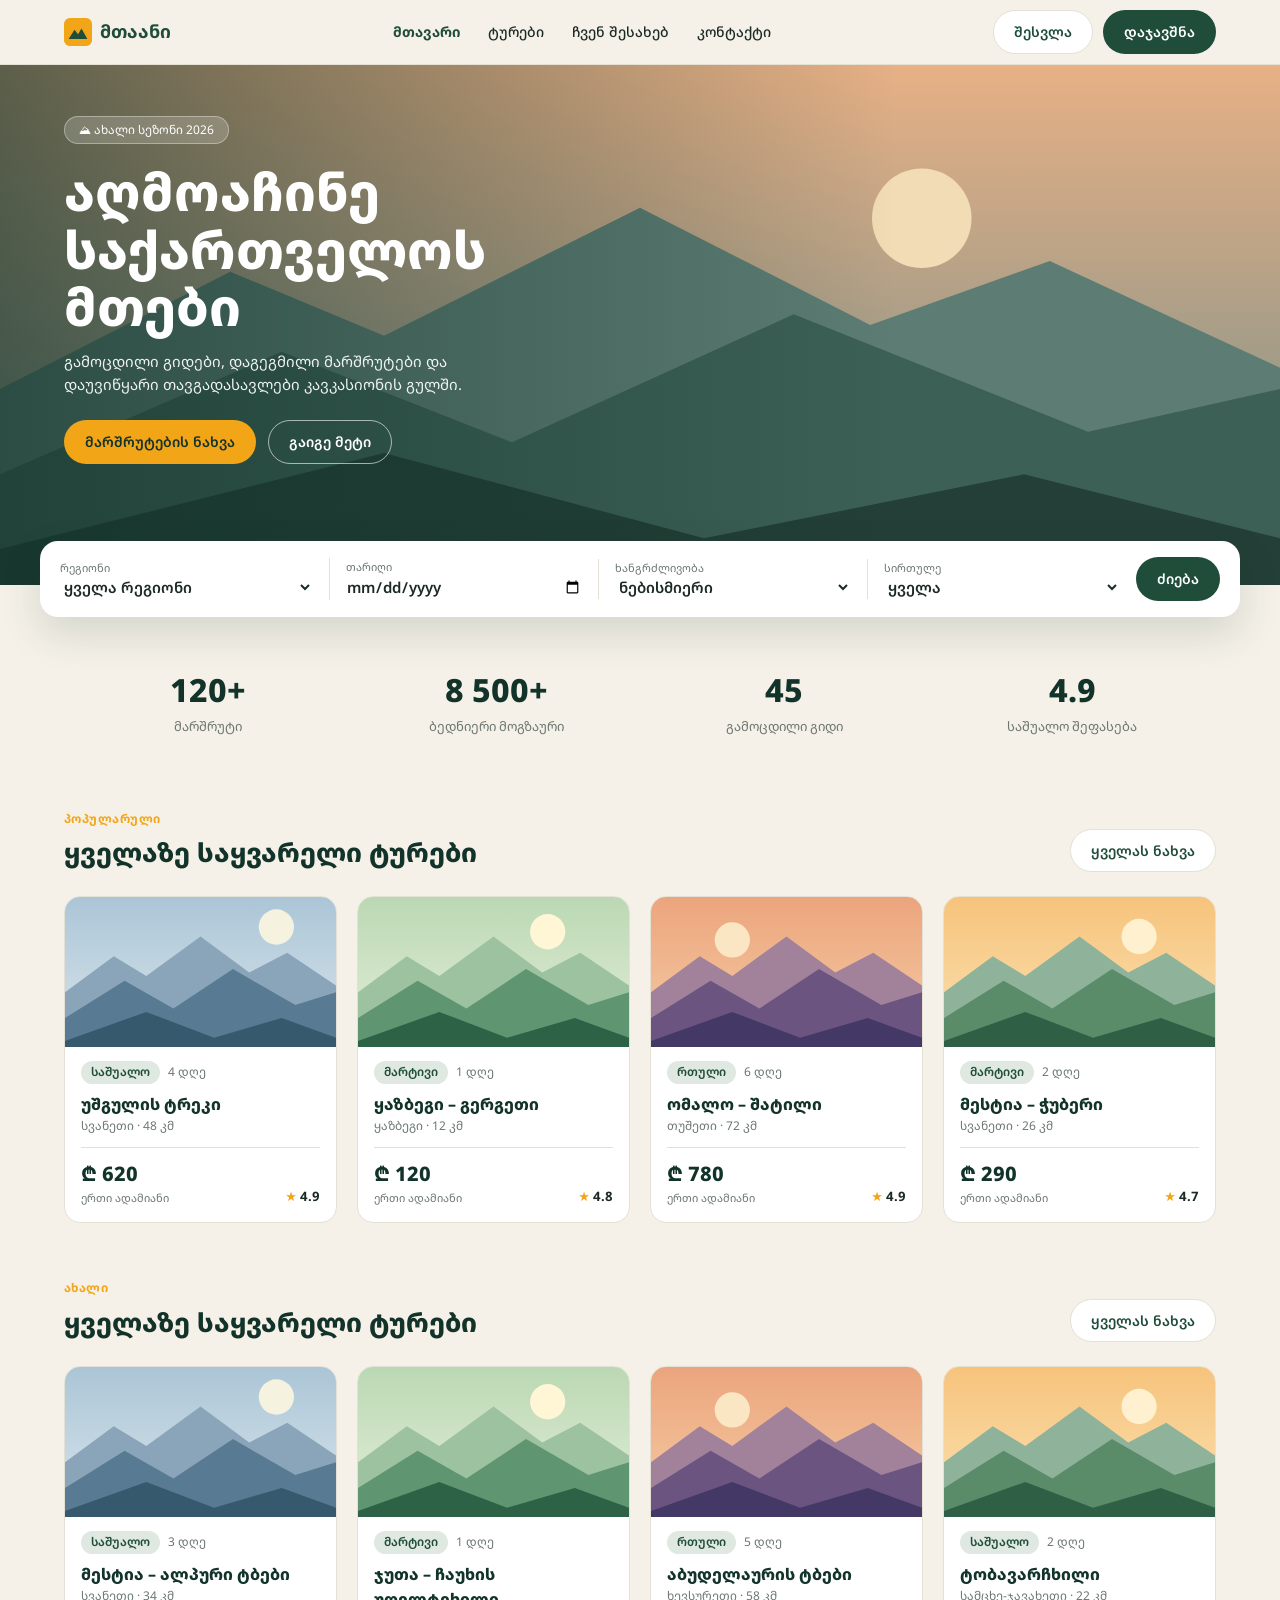
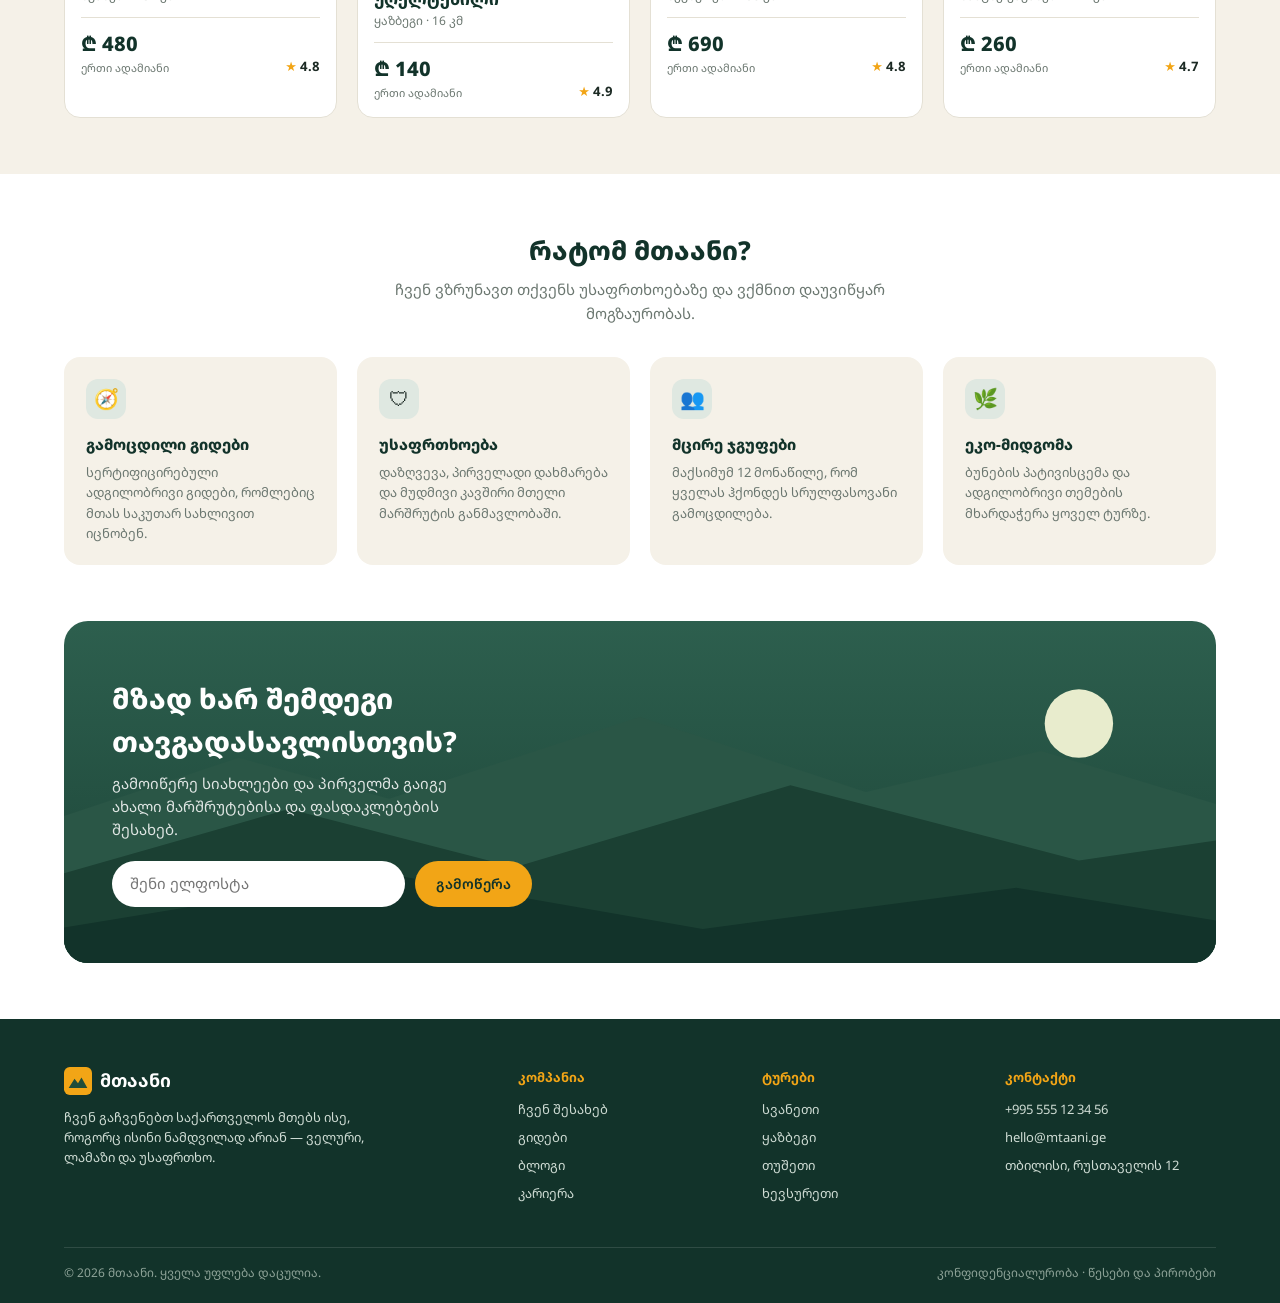
<file: index.html>
<!DOCTYPE html>
<html lang="ka">
<head>
  <meta charset="UTF-8">
  <meta name="viewport" content="width=device-width, initial-scale=1">
  <title>მთაანი — აღმოაჩინე საქართველოს მთები</title>
  <link rel="preconnect" href="https://fonts.googleapis.com">
  <link href="https://fonts.googleapis.com/css2?family=Noto+Sans+Georgian:wght@400;500;600;700;800&display=swap" rel="stylesheet">
  <link rel="stylesheet" href="style.css">
</head>
<body>

<header class="header">
  <div class="container">
    <a href="index.html" class="logo"><img src="img/logo.svg" alt="">მთაანი</a>
    <nav class="nav">
      <a href="index.html" class="active">მთავარი</a>
      <a href="#routes">ტურები</a>
      <a href="#why">ჩვენ შესახებ</a>
      <a href="tour.html">კონტაქტი</a>
    </nav>
    <div class="header-actions">
      <a href="#" class="btn btn-outline">შესვლა</a>
      <a href="#" class="btn btn-green">დაჯავშნა</a>
    </div>
  </div>
</header>

<section class="hero">
  <div class="container">
    <span class="hero-badge">⛰ ახალი სეზონი 2026</span>
    <h1>აღმოაჩინე საქართველოს მთები</h1>
    <p>გამოცდილი გიდები, დაგეგმილი მარშრუტები და დაუვიწყარი თავგადასავლები კავკასიონის გულში.</p>
    <div class="hero-btns">
      <a href="#routes" class="btn btn-yellow">მარშრუტების ნახვა</a>
      <a href="#why" class="btn btn-ghost">გაიგე მეტი</a>
    </div>
  </div>
</section>

<form class="search" onsubmit="return false">
  <div class="field"><label>რეგიონი</label>
    <select><option>ყველა რეგიონი</option><option>სვანეთი</option><option>ყაზბეგი</option><option>თუშეთი</option></select></div>
  <div class="field"><label>თარიღი</label><input type="date"></div>
  <div class="field"><label>ხანგრძლივობა</label>
    <select><option>ნებისმიერი</option><option>1 დღე</option><option>2–4 დღე</option><option>5+ დღე</option></select></div>
  <div class="field"><label>სირთულე</label>
    <select><option>ყველა</option><option>მარტივი</option><option>საშუალო</option><option>რთული</option></select></div>
  <button class="btn btn-green">ძიება</button>
</form>

<div class="container">
  <div class="stats">
    <div><strong>120+</strong><span>მარშრუტი</span></div>
    <div><strong>8 500+</strong><span>ბედნიერი მოგზაური</span></div>
    <div><strong>45</strong><span>გამოცდილი გიდი</span></div>
    <div><strong>4.9</strong><span>საშუალო შეფასება</span></div>
  </div>
</div>

<section class="section" id="routes">
  <div class="container">
    <div class="section-head">
      <div><span class="eyebrow">პოპულარული</span><h2 class="section-title">ყველაზე საყვარელი ტურები</h2></div>
      <a href="#" class="btn btn-outline">ყველას ნახვა</a>
    </div>
    <div class="cards">
      <a href="tour.html" class="card"><img src="img/m-blue.svg" alt="">
        <div class="card-body">
          <div class="card-tags"><span class="tag">საშუალო</span>4 დღე</div>
          <h3>უშგულის ტრეკი</h3><div class="where">სვანეთი · 48 კმ</div>
          <div class="card-foot"><div class="price">₾ 620<small>ერთი ადამიანი</small></div><span class="rating">4.9</span></div>
        </div></a>
      <a href="tour.html" class="card"><img src="img/m-green.svg" alt="">
        <div class="card-body">
          <div class="card-tags"><span class="tag">მარტივი</span>1 დღე</div>
          <h3>ყაზბეგი – გერგეთი</h3><div class="where">ყაზბეგი · 12 კმ</div>
          <div class="card-foot"><div class="price">₾ 120<small>ერთი ადამიანი</small></div><span class="rating">4.8</span></div>
        </div></a>
      <a href="tour.html" class="card"><img src="img/m-dusk.svg" alt="">
        <div class="card-body">
          <div class="card-tags"><span class="tag">რთული</span>6 დღე</div>
          <h3>ომალო – შატილი</h3><div class="where">თუშეთი · 72 კმ</div>
          <div class="card-foot"><div class="price">₾ 780<small>ერთი ადამიანი</small></div><span class="rating">4.9</span></div>
        </div></a>
      <a href="tour.html" class="card"><img src="img/m-sunset.svg" alt="">
        <div class="card-body">
          <div class="card-tags"><span class="tag">მარტივი</span>2 დღე</div>
          <h3>მესტია – ჭუბერი</h3><div class="where">სვანეთი · 26 კმ</div>
          <div class="card-foot"><div class="price">₾ 290<small>ერთი ადამიანი</small></div><span class="rating">4.7</span></div>
        </div></a>
    </div>
  </div>
</section>

<section class="section" style="padding-top:0">
  <div class="container">
    <div class="section-head">
      <div><span class="eyebrow">ახალი</span><h2 class="section-title">ყველაზე საყვარელი ტურები</h2></div>
      <a href="#" class="btn btn-outline">ყველას ნახვა</a>
    </div>
    <div class="cards">
      <a href="tour.html" class="card"><img src="img/m-blue.svg" alt="">
        <div class="card-body"><div class="card-tags"><span class="tag">საშუალო</span>3 დღე</div>
          <h3>მესტია – ალპური ტბები</h3><div class="where">სვანეთი · 34 კმ</div>
          <div class="card-foot"><div class="price">₾ 480<small>ერთი ადამიანი</small></div><span class="rating">4.8</span></div></div></a>
      <a href="tour.html" class="card"><img src="img/m-green.svg" alt="">
        <div class="card-body"><div class="card-tags"><span class="tag">მარტივი</span>1 დღე</div>
          <h3>ჯუთა – ჩაუხის უღელტეხილი</h3><div class="where">ყაზბეგი · 16 კმ</div>
          <div class="card-foot"><div class="price">₾ 140<small>ერთი ადამიანი</small></div><span class="rating">4.9</span></div></div></a>
      <a href="tour.html" class="card"><img src="img/m-dusk.svg" alt="">
        <div class="card-body"><div class="card-tags"><span class="tag">რთული</span>5 დღე</div>
          <h3>აბუდელაურის ტბები</h3><div class="where">ხევსურეთი · 58 კმ</div>
          <div class="card-foot"><div class="price">₾ 690<small>ერთი ადამიანი</small></div><span class="rating">4.8</span></div></div></a>
      <a href="tour.html" class="card"><img src="img/m-sunset.svg" alt="">
        <div class="card-body"><div class="card-tags"><span class="tag">საშუალო</span>2 დღე</div>
          <h3>ტობავარჩხილი</h3><div class="where">სამცხე-ჯავახეთი · 22 კმ</div>
          <div class="card-foot"><div class="price">₾ 260<small>ერთი ადამიანი</small></div><span class="rating">4.7</span></div></div></a>
    </div>
  </div>
</section>

<section class="section why" id="why">
  <div class="container center">
    <h2 class="section-title">რატომ მთაანი?</h2>
    <p class="section-sub">ჩვენ ვზრუნავთ თქვენს უსაფრთხოებაზე და ვქმნით დაუვიწყარ მოგზაურობას.</p>
    <div class="features" style="text-align:left">
      <div class="feature"><div class="ico">🧭</div><h3>გამოცდილი გიდები</h3><p>სერტიფიცირებული ადგილობრივი გიდები, რომლებიც მთას საკუთარ სახლივით იცნობენ.</p></div>
      <div class="feature"><div class="ico">🛡</div><h3>უსაფრთხოება</h3><p>დაზღვევა, პირველადი დახმარება და მუდმივი კავშირი მთელი მარშრუტის განმავლობაში.</p></div>
      <div class="feature"><div class="ico">👥</div><h3>მცირე ჯგუფები</h3><p>მაქსიმუმ 12 მონაწილე, რომ ყველას ჰქონდეს სრულფასოვანი გამოცდილება.</p></div>
      <div class="feature"><div class="ico">🌿</div><h3>ეკო-მიდგომა</h3><p>ბუნების პატივისცემა და ადგილობრივი თემების მხარდაჭერა ყოველ ტურზე.</p></div>
    </div>
  </div>
</section>

<section class="cta">
  <div class="container">
    <div class="cta-box">
      <h2>მზად ხარ შემდეგი თავგადასავლისთვის?</h2>
      <p>გამოიწერე სიახლეები და პირველმა გაიგე ახალი მარშრუტებისა და ფასდაკლებების შესახებ.</p>
      <form class="cta-form" onsubmit="return false">
        <input type="email" placeholder="შენი ელფოსტა">
        <button class="btn btn-yellow">გამოწერა</button>
      </form>
    </div>
  </div>
</section>

<footer class="footer">
  <div class="container">
    <div class="footer-grid">
      <div>
        <a href="index.html" class="logo"><img src="img/logo.svg" alt="">მთაანი</a>
        <p>ჩვენ გაჩვენებთ საქართველოს მთებს ისე, როგორც ისინი ნამდვილად არიან — ველური, ლამაზი და უსაფრთხო.</p>
      </div>
      <div><h4>კომპანია</h4><ul><li><a href="#">ჩვენ შესახებ</a></li><li><a href="#">გიდები</a></li><li><a href="#">ბლოგი</a></li><li><a href="#">კარიერა</a></li></ul></div>
      <div><h4>ტურები</h4><ul><li><a href="#">სვანეთი</a></li><li><a href="#">ყაზბეგი</a></li><li><a href="#">თუშეთი</a></li><li><a href="#">ხევსურეთი</a></li></ul></div>
      <div><h4>კონტაქტი</h4><ul><li>+995 555 12 34 56</li><li>hello@mtaani.ge</li><li>თბილისი, რუსთაველის 12</li></ul></div>
    </div>
    <div class="footer-bottom"><span>© 2026 მთაანი. ყველა უფლება დაცულია.</span><span>კონფიდენციალურობა · წესები და პირობები</span></div>
  </div>
</footer>

</body>
</html>
</file>
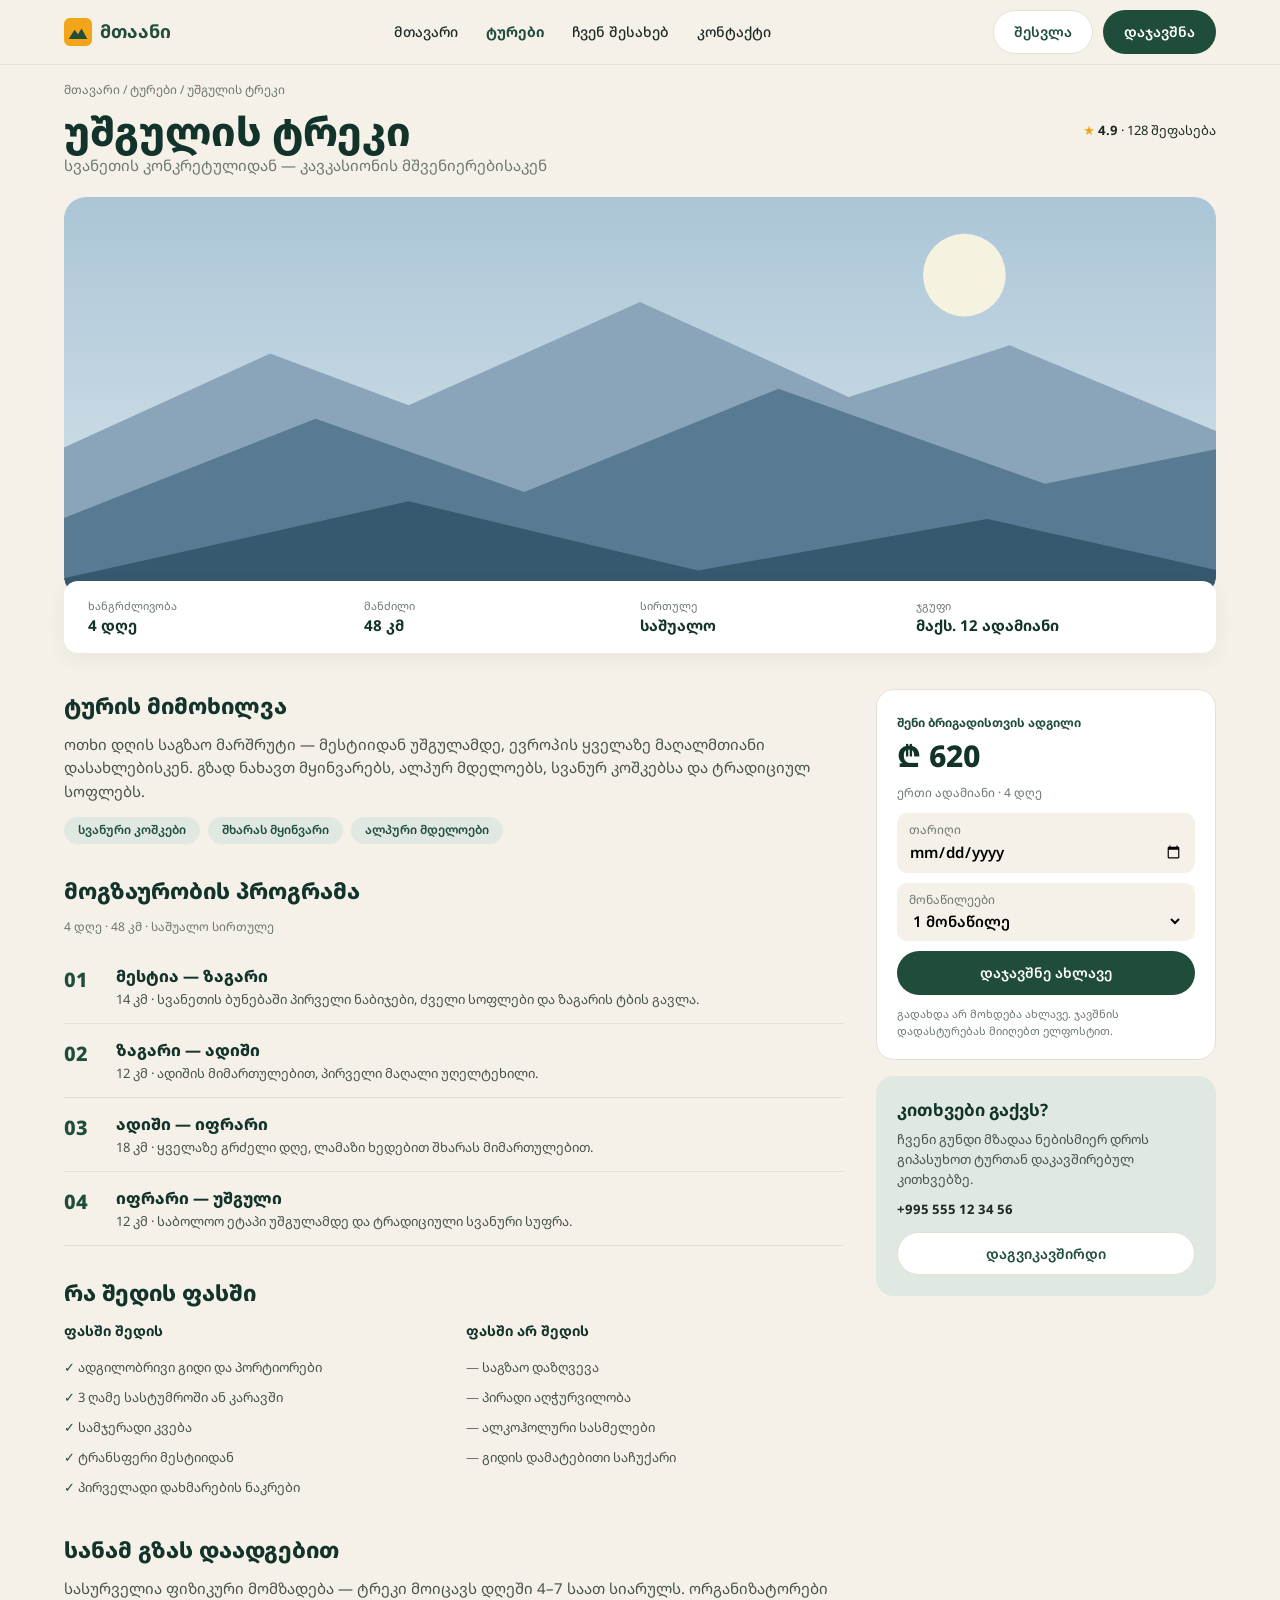
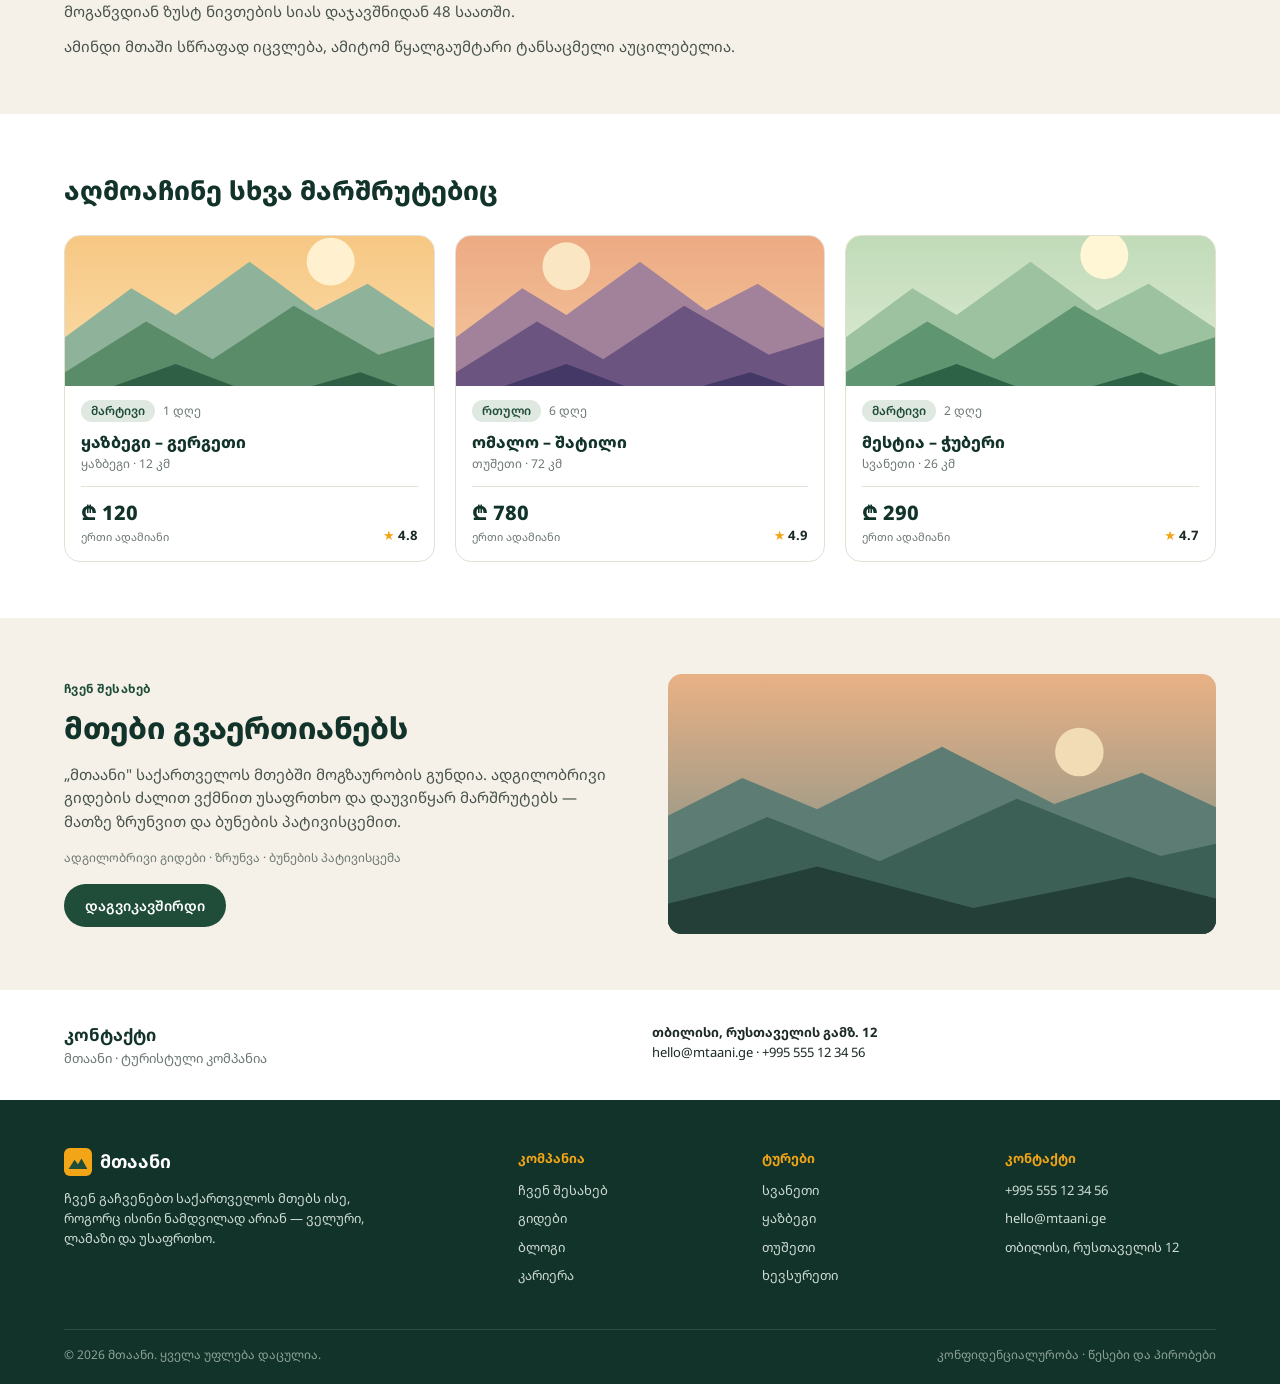
<file: tour.html>
<!DOCTYPE html>
<html lang="ka">
<head>
  <meta charset="UTF-8">
  <meta name="viewport" content="width=device-width, initial-scale=1">
  <title>უშგულის ტრეკი — მთაანი</title>
  <link rel="preconnect" href="https://fonts.googleapis.com">
  <link href="https://fonts.googleapis.com/css2?family=Noto+Sans+Georgian:wght@400;500;600;700;800&display=swap" rel="stylesheet">
  <link rel="stylesheet" href="style.css">
</head>
<body>

<header class="header">
  <div class="container">
    <a href="index.html" class="logo"><img src="img/logo.svg" alt="">მთაანი</a>
    <nav class="nav">
      <a href="index.html">მთავარი</a>
      <a href="index.html#routes" class="active">ტურები</a>
      <a href="index.html#why">ჩვენ შესახებ</a>
      <a href="#contact">კონტაქტი</a>
    </nav>
    <div class="header-actions">
      <a href="#" class="btn btn-outline">შესვლა</a>
      <a href="#" class="btn btn-green">დაჯავშნა</a>
    </div>
  </div>
</header>

<div class="container">
  <div class="breadcrumbs">მთავარი / ტურები / უშგულის ტრეკი</div>
  <div class="tour-head">
    <div>
      <h1>უშგულის ტრეკი</h1>
      <p>სვანეთის კონკრეტულიდან — კავკასიონის მშვენიერებისაკენ</p>
    </div>
    <div class="tour-rate"><b>4.9</b> · 128 შეფასება</div>
  </div>
  <img class="tour-cover" src="img/detail.svg" alt="უშგულის ტრეკი">
  <div class="facts">
    <div><small>ხანგრძლივობა</small><b>4 დღე</b></div>
    <div><small>მანძილი</small><b>48 კმ</b></div>
    <div><small>სირთულე</small><b>საშუალო</b></div>
    <div><small>ჯგუფი</small><b>მაქს. 12 ადამიანი</b></div>
  </div>

  <div class="tour-layout">
    <div class="tour-main">
      <h2>ტურის მიმოხილვა</h2>
      <p>ოთხი დღის საგზაო მარშრუტი — მესტიიდან უშგულამდე, ევროპის ყველაზე მაღალმთიანი დასახლებისკენ. გზად ნახავთ მყინვარებს, ალპურ მდელოებს, სვანურ კოშკებსა და ტრადიციულ სოფლებს.</p>
      <div class="chips"><span class="chip">სვანური კოშკები</span><span class="chip">შხარას მყინვარი</span><span class="chip">ალპური მდელოები</span></div>

      <h2>მოგზაურობის პროგრამა</h2>
      <div class="sub-note">4 დღე · 48 კმ · საშუალო სირთულე</div>
      <div class="day"><div class="n">01</div><div><h4>მესტია — ზაგარი</h4><p>14 კმ · სვანეთის ბუნებაში პირველი ნაბიჯები, ძველი სოფლები და ზაგარის ტბის გავლა.</p></div></div>
      <div class="day"><div class="n">02</div><div><h4>ზაგარი — ადიში</h4><p>12 კმ · ადიშის მიმართულებით, პირველი მაღალი უღელტეხილი.</p></div></div>
      <div class="day"><div class="n">03</div><div><h4>ადიში — იფრარი</h4><p>18 კმ · ყველაზე გრძელი დღე, ლამაზი ხედებით შხარას მიმართულებით.</p></div></div>
      <div class="day"><div class="n">04</div><div><h4>იფრარი — უშგული</h4><p>12 კმ · საბოლოო ეტაპი უშგულამდე და ტრადიციული სვანური სუფრა.</p></div></div>

      <h2>რა შედის ფასში</h2>
      <div class="incl">
        <div class="yes"><h4>ფასში შედის</h4><ul>
          <li>ადგილობრივი გიდი და პორტიორები</li><li>3 ღამე სასტუმროში ან კარავში</li><li>სამჯერადი კვება</li><li>ტრანსფერი მესტიიდან</li><li>პირველადი დახმარების ნაკრები</li></ul></div>
        <div class="no"><h4>ფასში არ შედის</h4><ul>
          <li>საგზაო დაზღვევა</li><li>პირადი აღჭურვილობა</li><li>ალკოჰოლური სასმელები</li><li>გიდის დამატებითი საჩუქარი</li></ul></div>
      </div>

      <h2>სანამ გზას დაადგებით</h2>
      <p>სასურველია ფიზიკური მომზადება — ტრეკი მოიცავს დღეში 4–7 საათ სიარულს. ორგანიზატორები მოგაწვდიან ზუსტ ნივთების სიას დაჯავშნიდან 48 საათში.</p>
      <p style="margin-top:12px">ამინდი მთაში სწრაფად იცვლება, ამიტომ წყალგაუმტარი ტანსაცმელი აუცილებელია.</p>
    </div>

    <aside class="booking">
      <div class="box">
        <span class="label">შენი ბრიგადისთვის ადგილი</span>
        <div class="big">₾ 620</div>
        <small>ერთი ადამიანი · 4 დღე</small>
        <div class="input"><small>თარიღი</small><input type="date"></div>
        <div class="input"><small>მონაწილეები</small>
          <select><option>1 მონაწილე</option><option>2 მონაწილე</option><option>3 მონაწილე</option><option>4+ მონაწილე</option></select></div>
        <a href="#" class="btn btn-green btn-block">დაჯავშნე ახლავე</a>
        <p style="font-size:11px;color:var(--muted);margin-top:10px">გადახდა არ მოხდება ახლავე. ჯავშნის დადასტურებას მიიღებთ ელფოსტით.</p>
      </div>
      <div class="box help">
        <h3>კითხვები გაქვს?</h3>
        <p>ჩვენი გუნდი მზადაა ნებისმიერ დროს გიპასუხოთ ტურთან დაკავშირებულ კითხვებზე.</p>
        <b>+995 555 12 34 56</b>
        <a href="#contact" class="btn btn-outline btn-block">დაგვიკავშირდი</a>
      </div>
    </aside>
  </div>
</div>

<section class="related">
  <div class="container">
    <h2 class="section-title" style="margin-bottom:24px">აღმოაჩინე სხვა მარშრუტებიც</h2>
    <div class="cards three">
      <a href="tour.html" class="card"><img src="img/m-sunset.svg" alt="">
        <div class="card-body"><div class="card-tags"><span class="tag">მარტივი</span>1 დღე</div>
          <h3>ყაზბეგი – გერგეთი</h3><div class="where">ყაზბეგი · 12 კმ</div>
          <div class="card-foot"><div class="price">₾ 120<small>ერთი ადამიანი</small></div><span class="rating">4.8</span></div></div></a>
      <a href="tour.html" class="card"><img src="img/m-dusk.svg" alt="">
        <div class="card-body"><div class="card-tags"><span class="tag">რთული</span>6 დღე</div>
          <h3>ომალო – შატილი</h3><div class="where">თუშეთი · 72 კმ</div>
          <div class="card-foot"><div class="price">₾ 780<small>ერთი ადამიანი</small></div><span class="rating">4.9</span></div></div></a>
      <a href="tour.html" class="card"><img src="img/m-green.svg" alt="">
        <div class="card-body"><div class="card-tags"><span class="tag">მარტივი</span>2 დღე</div>
          <h3>მესტია – ჭუბერი</h3><div class="where">სვანეთი · 26 კმ</div>
          <div class="card-foot"><div class="price">₾ 290<small>ერთი ადამიანი</small></div><span class="rating">4.7</span></div></div></a>
    </div>
  </div>
</section>

<section class="about" id="about">
  <div class="container about-grid">
    <div>
      <span class="eyebrow" style="color:var(--green)">ჩვენ შესახებ</span>
      <h2>მთები გვაერთიანებს</h2>
      <p>„მთაანი" საქართველოს მთებში მოგზაურობის გუნდია. ადგილობრივი გიდების ძალით ვქმნით უსაფრთხო და დაუვიწყარ მარშრუტებს — მათზე ზრუნვით და ბუნების პატივისცემით.</p>
      <p style="font-size:12px;color:var(--muted)">ადგილობრივი გიდები · ზრუნვა · ბუნების პატივისცემა</p>
      <a href="#" class="btn btn-green">დაგვიკავშირდი</a>
    </div>
    <img src="img/hero.svg" alt="" style="height:260px;width:100%;object-fit:cover">
  </div>
</section>

<section class="contact" id="contact">
  <div class="container contact-grid">
    <div><h3>კონტაქტი</h3><p style="color:var(--muted)">მთაანი · ტურისტული კომპანია</p></div>
    <div><b>თბილისი, რუსთაველის გამზ. 12</b><br>hello@mtaani.ge · +995 555 12 34 56</div>
  </div>
</section>

<footer class="footer">
  <div class="container">
    <div class="footer-grid">
      <div>
        <a href="index.html" class="logo"><img src="img/logo.svg" alt="">მთაანი</a>
        <p>ჩვენ გაჩვენებთ საქართველოს მთებს ისე, როგორც ისინი ნამდვილად არიან — ველური, ლამაზი და უსაფრთხო.</p>
      </div>
      <div><h4>კომპანია</h4><ul><li><a href="#">ჩვენ შესახებ</a></li><li><a href="#">გიდები</a></li><li><a href="#">ბლოგი</a></li><li><a href="#">კარიერა</a></li></ul></div>
      <div><h4>ტურები</h4><ul><li><a href="#">სვანეთი</a></li><li><a href="#">ყაზბეგი</a></li><li><a href="#">თუშეთი</a></li><li><a href="#">ხევსურეთი</a></li></ul></div>
      <div><h4>კონტაქტი</h4><ul><li>+995 555 12 34 56</li><li>hello@mtaani.ge</li><li>თბილისი, რუსთაველის 12</li></ul></div>
    </div>
    <div class="footer-bottom"><span>© 2026 მთაანი. ყველა უფლება დაცულია.</span><span>კონფიდენციალურობა · წესები და პირობები</span></div>
  </div>
</footer>

</body>
</html>
</file>
<file: style.css>
/* ===== მთაანი — საერთო სტილები ===== */
:root {
  --green: #1f4d3a;
  --green-dark: #12332a;
  --green-soft: #dfe8e1;
  --yellow: #f2a516;
  --cream: #f5f1e8;
  --white: #ffffff;
  --text: #1c2a24;
  --muted: #6b7770;
  --line: #e4e0d4;
  --radius: 16px;
  --max: 1200px;
}
* { box-sizing: border-box; margin: 0; padding: 0; }
html { scroll-behavior: smooth; }
body {
  font-family: "Noto Sans Georgian", "BPG Nino Mtavruli", system-ui, sans-serif;
  background: var(--cream);
  color: var(--text);
  line-height: 1.55;
  font-size: 15px;
}
img { max-width: 100%; display: block; }
a { color: inherit; text-decoration: none; }
ul { list-style: none; }
.container { width: 100%; max-width: var(--max); margin: 0 auto; padding: 0 24px; }

/* ===== ღილაკები ===== */
.btn {
  display: inline-flex; align-items: center; justify-content: center; gap: 8px;
  padding: 10px 20px; border-radius: 999px; font: inherit; font-weight: 600; font-size: 14px;
  border: 1px solid transparent; cursor: pointer; transition: .2s;
}
.btn-green { background: var(--green); color: #fff; }
.btn-green:hover { background: var(--green-dark); }
.btn-yellow { background: var(--yellow); color: var(--green-dark); }
.btn-yellow:hover { filter: brightness(.95); }
.btn-outline { background: #fff; color: var(--green); border-color: var(--line); }
.btn-outline:hover { border-color: var(--green); }
.btn-ghost { background: transparent; color: #fff; border-color: rgba(255,255,255,.6); }
.btn-ghost:hover { background: rgba(255,255,255,.15); }
.btn-block { width: 100%; }

/* ===== ჰედერი ===== */
.header { background: var(--cream); border-bottom: 1px solid var(--line); position: sticky; top: 0; z-index: 50; }
.header .container { display: flex; align-items: center; justify-content: space-between; height: 64px; }
.logo { display: flex; align-items: center; gap: 8px; font-weight: 700; font-size: 18px; color: var(--green); }
.logo img { width: 28px; height: 28px; }
.nav { display: flex; gap: 28px; font-size: 14px; font-weight: 500; }
.nav a:hover, .nav a.active { color: var(--green); font-weight: 700; }
.header-actions { display: flex; gap: 10px; }

/* ===== სათაურები ===== */
.section { padding: 56px 0; }
.section-head { display: flex; align-items: flex-end; justify-content: space-between; margin-bottom: 24px; }
.eyebrow { color: var(--yellow); font-size: 12px; font-weight: 700; letter-spacing: .04em; display: block; margin-bottom: 4px; }
.section-title { font-size: 26px; font-weight: 800; color: var(--green-dark); }
.center { text-align: center; }
.center .section-sub { color: var(--muted); max-width: 560px; margin: 8px auto 0; }

/* ===== ტურის ბარათები ===== */
.cards { display: grid; grid-template-columns: repeat(4, 1fr); gap: 20px; }
.cards.three { grid-template-columns: repeat(3, 1fr); }
.card { background: #fff; border-radius: var(--radius); overflow: hidden; border: 1px solid var(--line); transition: .25s; display: block; }
.card:hover { transform: translateY(-4px); box-shadow: 0 14px 30px rgba(18,51,42,.12); }
.card img { width: 100%; height: 150px; object-fit: cover; }
.card-body { padding: 14px 16px 16px; }
.card-tags { display: flex; align-items: center; gap: 8px; font-size: 12px; color: var(--muted); margin-bottom: 8px; }
.tag { background: var(--green-soft); color: var(--green); border-radius: 999px; padding: 2px 10px; font-weight: 600; font-size: 12px; }
.card h3 { font-size: 16px; font-weight: 800; color: var(--green-dark); }
.card .where { font-size: 12px; color: var(--muted); margin-bottom: 12px; }
.card-foot { display: flex; align-items: flex-end; justify-content: space-between; border-top: 1px solid var(--line); padding-top: 10px; }
.price { font-size: 20px; font-weight: 800; color: var(--green-dark); }
.price small { display: block; font-size: 11px; font-weight: 400; color: var(--muted); }
.rating { font-size: 13px; font-weight: 700; }
.rating::before { content: "★ "; color: var(--yellow); }

/* ===== ფუტერი ===== */
.footer { background: var(--green-dark); color: #cfdcd4; padding: 48px 0 20px; margin-top: 0; font-size: 13px; }
.footer-grid { display: grid; grid-template-columns: 2fr 1fr 1fr 1fr; gap: 32px; }
.footer .logo { color: #fff; margin-bottom: 12px; }
.footer p { max-width: 320px; }
.footer h4 { color: var(--yellow); font-size: 13px; margin-bottom: 12px; }
.footer li { margin-bottom: 8px; }
.footer a:hover { color: #fff; }
.footer-bottom { display: flex; justify-content: space-between; margin-top: 36px; padding-top: 16px; border-top: 1px solid rgba(255,255,255,.12); font-size: 12px; color: #8ea398; }

/* ===== HOME: ჰერო ===== */
.hero { position: relative; min-height: 520px; color: #fff; display: flex; align-items: center; background: url("img/hero.svg") center/cover no-repeat; }
.hero::after { content: ""; position: absolute; inset: 0; background: linear-gradient(90deg, rgba(18,51,42,.65), rgba(18,51,42,0) 70%); }
.hero .container { position: relative; z-index: 1; padding-top: 40px; padding-bottom: 110px; }
.hero-badge { display: inline-block; background: rgba(255,255,255,.18); border: 1px solid rgba(255,255,255,.35); border-radius: 999px; padding: 4px 14px; font-size: 12px; margin-bottom: 18px; }
.hero h1 { font-size: 52px; line-height: 1.1; font-weight: 800; max-width: 520px; }
.hero p { max-width: 460px; margin: 16px 0 24px; opacity: .92; }
.hero-btns { display: flex; gap: 12px; }
.search {
  position: relative; z-index: 2; margin: -44px auto 0; max-width: var(--max); background: #fff; border-radius: 18px;
  padding: 16px 20px; display: grid; grid-template-columns: repeat(4, 1fr) auto; gap: 16px; align-items: center;
  box-shadow: 0 16px 40px rgba(18,51,42,.15); width: calc(100% - 48px);
}
.search label { font-size: 11px; color: var(--muted); display: block; }
.search select, .search input { border: 0; font: inherit; font-weight: 600; width: 100%; background: transparent; outline: none; color: var(--text); }
.search .field + .field { border-left: 1px solid var(--line); padding-left: 16px; }

/* სტატისტიკა */
.stats { display: grid; grid-template-columns: repeat(4, 1fr); text-align: center; padding: 48px 0 16px; }
.stats strong { display: block; font-size: 32px; font-weight: 800; color: var(--green-dark); }
.stats span { font-size: 13px; color: var(--muted); }

/* რატომ მთაანი */
.why { background: #fff; }
.features { display: grid; grid-template-columns: repeat(4, 1fr); gap: 20px; margin-top: 32px; }
.feature { background: var(--cream); border-radius: var(--radius); padding: 22px; }
.feature .ico { width: 40px; height: 40px; border-radius: 12px; background: var(--green-soft); display: grid; place-items: center; font-size: 20px; margin-bottom: 14px; }
.feature h3 { font-size: 15px; font-weight: 800; margin-bottom: 6px; color: var(--green-dark); }
.feature p { font-size: 13px; color: var(--muted); }

/* ბანერი */
.cta { background: #fff; padding: 0 0 56px; }
.cta-box {
  border-radius: 24px; color: #fff; padding: 56px 48px; background: url("img/banner.svg") center/cover no-repeat;
}
.cta-box h2 { font-size: 28px; font-weight: 800; max-width: 380px; }
.cta-box p { margin: 8px 0 20px; opacity: .85; max-width: 380px; }
.cta-form { display: flex; gap: 10px; max-width: 420px; }
.cta-form input { flex: 1; padding: 11px 18px; border-radius: 999px; border: 0; font: inherit; }

/* ===== TOUR გვერდი ===== */
.breadcrumbs { font-size: 12px; color: var(--muted); padding: 16px 0 8px; }
.tour-head { display: flex; align-items: flex-start; justify-content: space-between; gap: 20px; margin-bottom: 20px; }
.tour-head h1 { font-size: 40px; font-weight: 800; color: var(--green-dark); line-height: 1.15; }
.tour-head p { color: var(--muted); }
.tour-rate { font-size: 13px; white-space: nowrap; padding-top: 12px; }
.tour-rate b::before { content: "★ "; color: var(--yellow); }
.tour-cover { width: 100%; height: 400px; object-fit: cover; border-radius: 22px; }
.facts { background: #fff; border-radius: 14px; display: grid; grid-template-columns: repeat(4, 1fr); padding: 16px 24px; margin-top: -16px; position: relative; box-shadow: 0 6px 20px rgba(18,51,42,.06); }
.facts small { color: var(--muted); font-size: 11px; display: block; }
.facts b { font-size: 15px; color: var(--green-dark); }
.tour-layout { display: grid; grid-template-columns: 1fr 340px; gap: 32px; padding: 36px 0 56px; align-items: start; }
.tour-main h2 { font-size: 22px; font-weight: 800; color: var(--green-dark); margin: 30px 0 10px; }
.tour-main h2:first-child { margin-top: 0; }
.tour-main p { color: #46524b; }
.chips { display: flex; flex-wrap: wrap; gap: 8px; margin-top: 14px; }
.chip { background: var(--green-soft); color: var(--green); padding: 4px 14px; border-radius: 999px; font-size: 12px; font-weight: 600; }
.sub-note { font-size: 12px; color: var(--muted); margin-bottom: 14px; }
.day { display: grid; grid-template-columns: 52px 1fr; padding: 14px 0; border-bottom: 1px solid var(--line); }
.day .n { font-size: 20px; font-weight: 800; color: var(--green); }
.day h4 { font-size: 16px; font-weight: 800; color: var(--green-dark); }
.day p { font-size: 13px; }
.incl { display: grid; grid-template-columns: 1fr 1fr; gap: 24px; }
.incl h4 { font-size: 14px; margin-bottom: 10px; color: var(--green-dark); }
.incl li { font-size: 13px; padding: 5px 0; color: #46524b; }
.incl .yes li::before { content: "✓ "; color: var(--green); font-weight: 700; }
.incl .no li::before { content: "— "; color: var(--muted); }
.booking { position: sticky; top: 84px; display: grid; gap: 16px; }
.box { background: #fff; border: 1px solid var(--line); border-radius: 18px; padding: 20px; }
.box .label { font-size: 12px; color: var(--green); font-weight: 700; }
.box .big { font-size: 30px; font-weight: 800; color: var(--green-dark); }
.box small { color: var(--muted); font-size: 12px; }
.input { background: var(--cream); border-radius: 10px; padding: 8px 12px; margin: 10px 0; }
.input small { display: block; }
.input select, .input input { border: 0; background: transparent; font: inherit; font-weight: 600; width: 100%; outline: none; }
.help { background: var(--green-soft); border-color: transparent; }
.help h3 { font-size: 17px; color: var(--green-dark); }
.help p { font-size: 13px; margin: 6px 0 10px; color: #46524b; }
.help b { display: block; margin-bottom: 12px; font-size: 13px; }
.related { background: #fff; padding: 56px 0; }

/* ===== TOUR: ორგანიზაციის გვერდი (about) ===== */
.about { background: var(--cream); padding: 56px 0; }
.about-grid { display: grid; grid-template-columns: 1fr 1fr; gap: 56px; align-items: center; }
.about h2 { font-size: 30px; font-weight: 800; color: var(--green-dark); margin: 6px 0 12px; }
.about p { color: #46524b; margin-bottom: 16px; }
.about img { border-radius: 14px; }
.contact { background: #fff; padding: 32px 0; }
.contact-grid { display: grid; grid-template-columns: 1fr 1fr; gap: 24px; font-size: 13px; }
.contact h3 { font-size: 17px; color: var(--green-dark); }

/* ===== მობილური ===== */
@media (max-width: 980px) {
  .cards, .features, .stats { grid-template-columns: repeat(2, 1fr); }
  .cards.three { grid-template-columns: 1fr 1fr; }
  .tour-layout { grid-template-columns: 1fr; }
  .booking { position: static; }
  .footer-grid { grid-template-columns: 1fr 1fr; }
  .search { grid-template-columns: 1fr 1fr; }
  .search .field + .field { border-left: 0; padding-left: 0; }
  .about-grid, .contact-grid { grid-template-columns: 1fr; }
}
@media (max-width: 640px) {
  .nav { display: none; }
  .hero h1 { font-size: 36px; }
  .cards, .cards.three, .features { grid-template-columns: 1fr; }
  .tour-head h1 { font-size: 30px; }
  .tour-cover { height: 240px; }
  .facts { grid-template-columns: 1fr 1fr; gap: 12px; }
  .incl { grid-template-columns: 1fr; }
  .cta-box { padding: 36px 24px; }
  .cta-form { flex-direction: column; }
}
</file>
